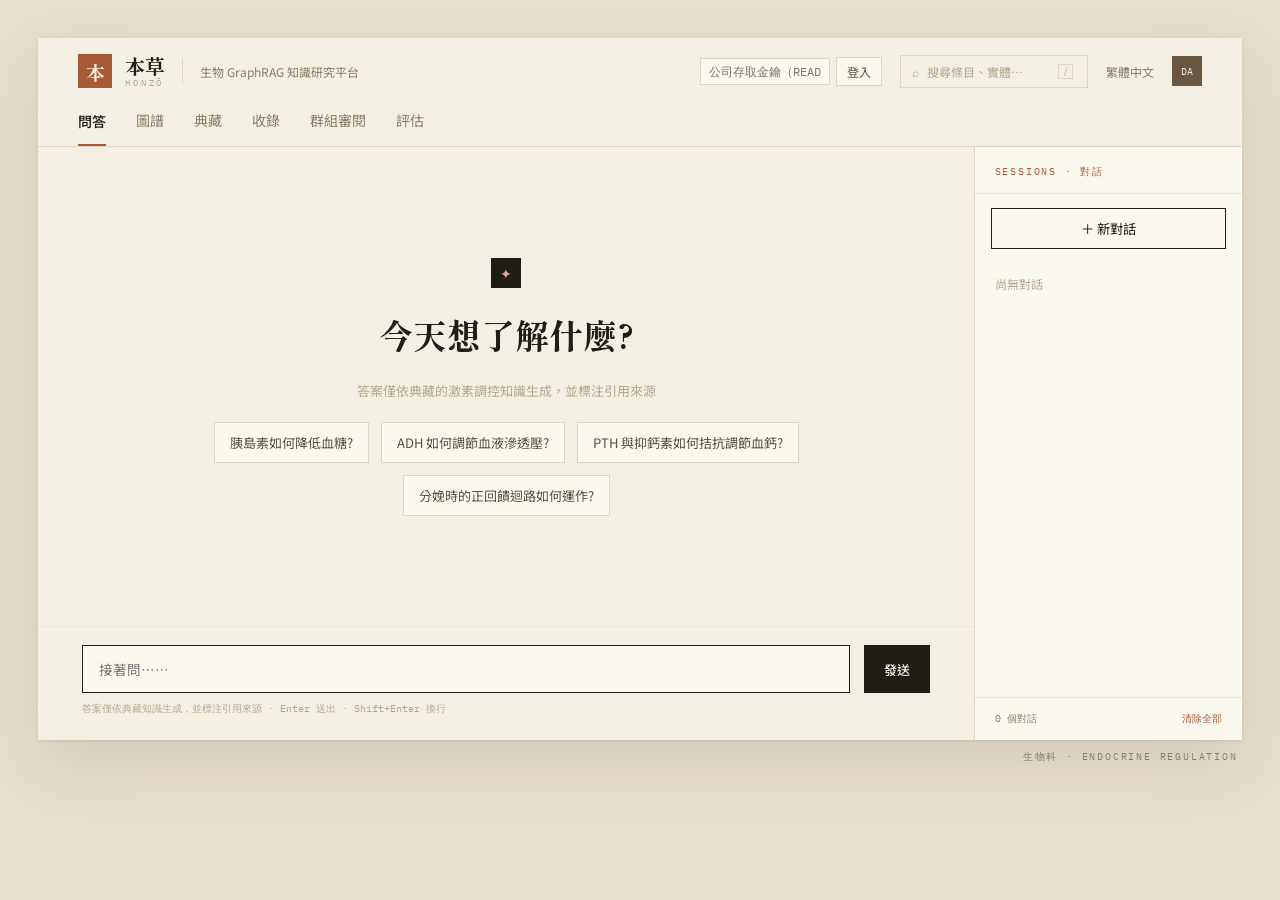
<file: frontend/index.html>
<!DOCTYPE html>
<html lang="zh-Hant">
<head>
  <meta charset="utf-8">
  <meta name="viewport" content="width=device-width, initial-scale=1">
  <title>本草 HONZŌ · Biology GraphRAG</title>
  <link rel="preconnect" href="https://fonts.googleapis.com">
  <link rel="preconnect" href="https://fonts.gstatic.com" crossorigin>
  <link href="https://fonts.googleapis.com/css2?family=Shippori+Mincho+B1:wght@400;500;600;700;800&family=Zen+Kaku+Gothic+New:wght@300;400;500;700&family=Noto+Serif+TC:wght@400;500;600;700&family=Noto+Sans+TC:wght@300;400;500;700&family=IBM+Plex+Mono:wght@400;500;600&display=swap" rel="stylesheet">
  <link rel="stylesheet" href="./styles.css?v=20260810-1">
</head>
<body>
  <div class="page">
    <div class="canvas">
      <!-- header -->
      <header class="hd">
        <div class="hd-brand">
          <div class="logo">本</div>
          <div class="brand-txt">
            <div class="brand-cn">本草</div>
            <div class="brand-en">HONZŌ</div>
          </div>
          <div class="brand-rule"></div>
          <div class="brand-sub">生物 GraphRAG 知識研究平台</div>
        </div>
        <div class="hd-right">
          <div class="search" title="示意用途">
            <span class="ico">⌕</span><span>搜尋條目、實體…</span><span class="kbd">/</span>
          </div>
          <span class="lang">繁體中文</span>
          <div class="avatar">DA</div>
        </div>
      </header>
      <!-- tab nav -->
      <nav class="tabs" id="tabs"></nav>
      <!-- view host -->
      <main class="view" id="view"></main>
    </div>
    <div class="footline" id="footline">生物科 · ENDOCRINE REGULATION</div>
  </div>
  <script src="./app.js?v=20260814-1"></script>
</body>
</html>
</file>
<file: frontend/styles.css>
/* 本草 HONZŌ design tokens (see design_handoff_honzo/README.md) */
:root {
  --bg: #E7DFCE;
  --bg-dot: #D8CFBA;
  --canvas: #F4EFE4;
  --card: #FBF8F0;
  --sumi: #211C16;
  --cha: #6B5640;
  --bengara: #A65A35;
  --matcha: #7E8060;
  --oudo: #B5894A;
  --keisen: #DED5C2;
  --keisen-2: #E2DAC8;
  --keisen-3: #EDE5D5;
  --text-2: #5A5040;
  --text-3: #8A7D67;
  --muted: #B3A88F;
  --muted-2: #C9B79A;
  --ai: #E0A989;
  --serif: 'Shippori Mincho B1', 'Noto Serif TC', serif;
  --sans: 'Zen Kaku Gothic New', 'Noto Sans TC', sans-serif;
  --mono: 'IBM Plex Mono', monospace;
  --shadow: 0 1px 3px rgba(33,28,22,.10), 0 24px 60px rgba(33,28,22,.10);
}

* { box-sizing: border-box; margin: 0; padding: 0; }
html, body { background: var(--bg); }
body {
  font-family: var(--sans);
  color: var(--sumi);
  -webkit-font-smoothing: antialiased;
}
::selection { background: var(--bengara); color: var(--canvas); }
button { font-family: var(--sans); cursor: pointer; }
input, textarea, select { font-family: var(--sans); }

.page {
  min-height: 100vh;
  padding: clamp(12px, 3vw, 44px);
  background:
    var(--bg)
    radial-gradient(var(--bg-dot) 0.6px, transparent 0.6px);
  background-size: 24px 24px;
  display: flex;
  flex-direction: column;
  align-items: center;
  gap: 10px;
}
.canvas {
  width: 100%;
  max-width: 1440px;
  background: var(--canvas);
  box-shadow: var(--shadow);
  display: flex;
  flex-direction: column;
  overflow: hidden;
  min-height: 78vh;
}
.footline {
  width: 100%;
  max-width: 1440px;
  font-family: var(--mono);
  font-size: 10px;
  letter-spacing: 0.18em;
  color: var(--text-3);
  text-align: right;
  padding-right: 4px;
}

/* header */
.hd { display: flex; align-items: center; gap: 24px; padding: 16px 40px; flex-wrap: wrap; }
.hd-brand { display: flex; align-items: center; gap: 13px; }
.logo {
  width: 34px; height: 34px; flex: none;
  background: var(--bengara); color: var(--canvas);
  display: flex; align-items: center; justify-content: center;
  font-family: var(--serif); font-size: 19px; font-weight: 700;
}
.brand-txt { line-height: 1; }
.brand-cn { font-family: var(--serif); font-size: 20px; font-weight: 700; }
.brand-en { font-family: var(--mono); font-size: 8.5px; letter-spacing: 0.32em; color: var(--muted); margin-top: 3px; }
.brand-rule { width: 1px; height: 26px; background: var(--keisen); margin: 0 4px; }
.brand-sub { font-size: 12px; color: var(--text-3); }
.hd-right { margin-left: auto; display: flex; align-items: center; gap: 18px; }
.search {
  display: flex; align-items: center; gap: 8px;
  border: 1px solid var(--keisen); padding: 7px 14px 7px 11px;
  color: var(--muted); font-size: 12px; min-width: 188px;
}
.search .ico { font-size: 12px; }
.search .kbd { margin-left: auto; font-family: var(--mono); font-size: 9px; border: 1px solid var(--keisen); padding: 1px 4px; }
.lang { font-size: 12px; color: var(--text-3); }
.avatar {
  width: 30px; height: 30px; flex: none;
  background: var(--cha); color: var(--canvas);
  display: flex; align-items: center; justify-content: center;
  font-family: var(--mono); font-size: 10px;
}

/* tabs */
.tabs { display: flex; align-items: flex-end; gap: 30px; padding: 0 40px; border-bottom: 1px solid var(--keisen); flex-wrap: wrap; }
.tab {
  font-size: 14px; color: var(--text-3); background: none; border: none;
  padding: 6px 0 14px; border-bottom: 2px solid transparent;
}
.tab:hover { color: var(--text-2); }
.tab.active { color: var(--sumi); font-weight: 500; border-bottom-color: var(--bengara); padding-bottom: 13px; }

/* view host */
.view { flex: 1; min-height: 0; display: flex; flex-direction: column; }

/* generic bits */
.mono { font-family: var(--mono); }
.serif { font-family: var(--serif); }
.eyebrow { font-family: var(--mono); font-size: 10px; letter-spacing: 0.18em; color: var(--bengara); }
.muted { color: var(--muted); }
.page-head { padding: 34px 48px 20px; }
.page-title { font-family: var(--serif); font-size: clamp(26px, 3.4vw, 40px); font-weight: 800; line-height: 1.05; }
.page-sub { font-size: 13px; color: var(--text-2); margin-top: 10px; }
.scroll { overflow: auto; }

.btn {
  font-size: 13px; font-weight: 500; color: var(--canvas);
  background: var(--sumi); border: none; padding: 10px 20px;
}
.btn:hover { background: #100d09; }
.btn-ghost { color: var(--sumi); background: transparent; border: 1px solid var(--sumi); }
.btn-ghost:hover { background: var(--card); }
.btn:disabled { opacity: .5; cursor: default; }

.badge { font-family: var(--mono); font-size: 10.5px; color: var(--muted); border: 1px solid var(--keisen); padding: 4px 10px; }

/* status / type tags */
.tag { font-family: var(--sans); font-size: 11px; padding: 3px 9px; white-space: nowrap; }
.tag-approved { background: var(--matcha); color: #fff; }
.tag-proposed { background: #F0E2D6; color: var(--bengara); }
.tag-neutral { background: var(--keisen-2); color: var(--text-2); }
.schema-badge { font-family: var(--sans); font-size: 10px; padding: 2px 7px; border-radius: 3px; white-space: nowrap; cursor: default; }
.schema-ok   { background: #E6F4EA; color: #2D6A4F; }
.schema-warn { background: #FFF3CD; color: #856404; }

/* type dots */
.tdot { width: 8px; height: 8px; flex: none; display: inline-block; }

/* -------- chat -------- */
.chat { flex: 1; display: flex; min-height: 0; }
.chat-main { flex: 1; display: flex; flex-direction: column; min-width: 0; }
.chat-thread-hd { padding: 18px 44px; border-bottom: 1px solid var(--keisen-3); display: flex; align-items: center; gap: 14px; flex: none; }
.ai-ico { width: 30px; height: 30px; flex: none; background: var(--sumi); color: var(--ai); display: flex; align-items: center; justify-content: center; font-size: 14px; }
.chat-msgs { flex: 1; overflow: auto; padding: 30px 44px; display: flex; flex-direction: column; gap: 24px; }
.bubble-user { align-self: flex-end; max-width: 64%; background: var(--cha); color: var(--canvas); padding: 13px 18px; font-size: 14px; line-height: 1.65; }
.bubble-ai-row { display: flex; gap: 14px; max-width: 86%; }
.bubble-ai { background: var(--card); border: 1px solid var(--keisen-2); padding: 16px 18px; flex: 1; }
.bubble-ai p { font-size: 14px; line-height: 1.9; white-space: pre-wrap; }
.cite-head { font-family: var(--mono); font-size: 9.5px; letter-spacing: 0.16em; color: var(--bengara); margin: 14px 0 9px; padding-top: 13px; border-top: 1px solid var(--keisen-2); }
.chips { display: flex; gap: 9px; flex-wrap: wrap; }
.chip { display: flex; align-items: center; gap: 8px; border: 1px solid var(--keisen); padding: 6px 11px; background: var(--canvas); font-size: 13px; }
.chip .n { font-family: var(--mono); font-size: 10px; color: var(--bengara); }
.chip .lbl { font-family: var(--serif); font-weight: 600; }
.chip .sc { font-family: var(--mono); font-size: 10px; color: var(--matcha); }
.chip.rel { font-family: var(--mono); font-size: 11px; }
.chip.rel .arw { color: var(--bengara); }
.composer { padding: 18px 44px 24px; border-top: 1px solid var(--keisen-3); flex: none; }
.composer-row { display: flex; gap: 14px; align-items: stretch; }
.composer textarea { flex: 1; border: 1.5px solid var(--sumi); background: var(--card); padding: 13px 16px; font-size: 13.5px; resize: none; height: 48px; line-height: 1.5; }
.composer-hint { font-family: var(--mono); font-size: 10px; color: var(--muted); margin-top: 9px; }

/* empty state */
.empty { flex: 1; display: flex; flex-direction: column; align-items: center; justify-content: center; text-align: center; padding: 40px; gap: 22px; }
.empty h2 { font-family: var(--serif); font-size: clamp(24px, 3.2vw, 34px); font-weight: 800; }
.suggest { display: flex; gap: 12px; flex-wrap: wrap; justify-content: center; max-width: 720px; }
.suggest button { font-size: 13px; color: var(--text-2); background: var(--card); border: 1px solid var(--keisen); padding: 10px 15px; }
.suggest button:hover { border-color: var(--sumi); color: var(--sumi); }

/* sessions panel */
.sessions { width: 268px; flex: none; border-left: 1px solid var(--keisen); background: var(--card); display: flex; flex-direction: column; }
.sessions-hd { padding: 18px 20px 14px; display: flex; align-items: center; gap: 10px; border-bottom: 1px solid var(--keisen-3); }
.sessions-hd .eyebrow { flex: 1; }
.sess-list { flex: 1; overflow: auto; padding: 10px 12px; }
.sess { padding: 12px; cursor: pointer; border: 1px solid transparent; }
.sess:hover { background: #F1EBDD; }
.sess.active { background: var(--sumi); color: var(--canvas); }
.sess .t { font-size: 13.5px; }
.sess .m { font-family: var(--mono); font-size: 9.5px; color: var(--muted); margin-top: 5px; }
.sess.active .m { color: #9C9276; }
.sessions-ft { padding: 14px 20px; border-top: 1px solid var(--keisen-3); font-family: var(--mono); font-size: 10px; color: var(--text-3); display: flex; justify-content: space-between; }
.sessions-ft .clear { color: var(--bengara); cursor: pointer; }

/* -------- library -------- */
.lib-groups { padding: 0 48px 40px; }
.lib-group { margin-top: 30px; }
.lib-group-hd { display: flex; align-items: baseline; gap: 14px; padding-bottom: 10px; border-bottom: 1.5px solid var(--sumi); }
.lib-group-hd .name { font-family: var(--serif); font-size: 21px; font-weight: 700; }
.lib-group-hd .en { font-family: var(--mono); font-size: 10px; letter-spacing: 0.14em; color: var(--text-3); }
.lib-group-hd .cnt { margin-left: auto; font-family: var(--mono); font-size: 11px; color: var(--text-3); }
.lib-row { display: grid; grid-template-columns: 46px 1fr 150px 120px; align-items: center; padding: 11px 8px; border-bottom: 1px solid var(--keisen-3); cursor: pointer; }
.lib-row:hover { background: var(--card); }
.lib-row .idx { font-family: var(--mono); font-size: 11px; color: var(--bengara); }
.lib-row .name { font-family: var(--serif); font-size: 16px; font-weight: 600; }
.lib-row .type { display: flex; align-items: center; gap: 7px; font-size: 12px; color: var(--text-2); }
.lib-row .id { font-family: var(--mono); font-size: 10px; color: var(--muted); text-align: right; overflow: hidden; text-overflow: ellipsis; }

/* stat tiles */
.tiles { display: grid; grid-template-columns: repeat(auto-fit, minmax(160px, 1fr)); gap: 1px; background: var(--keisen); border: 1px solid var(--keisen); margin: 0 48px; }
.tile { background: var(--canvas); padding: 18px 20px; }
.tile .k { font-family: var(--mono); font-size: 10px; letter-spacing: 0.14em; color: var(--text-3); }
.tile .v { font-family: var(--mono); font-size: 30px; margin-top: 8px; }
.tile .v small { font-size: 13px; color: var(--muted); }
.tile .th { font-size: 11px; color: var(--text-3); margin-top: 4px; }
.tile.pass .v { color: var(--matcha); }
.tile.fail .v { color: var(--bengara); }

/* -------- eval table -------- */
.etable { width: 100%; border-collapse: collapse; margin-top: 8px; }
.etable th, .etable td { text-align: left; font-size: 12px; padding: 9px 10px; border-bottom: 1px solid var(--keisen-3); }
.etable th { font-family: var(--mono); font-size: 10px; letter-spacing: 0.12em; color: var(--text-3); }
.etable td.n { font-family: var(--mono); }
.bar { height: 6px; background: var(--keisen-2); position: relative; }
.bar > span { position: absolute; left: 0; top: 0; bottom: 0; background: var(--bengara); }

/* -------- graph -------- */
.graph-wrap { flex: 1; display: flex; min-height: 0; }
.graph-canvas { flex: 1; min-width: 0; position: relative; overflow: hidden; }
.graph-canvas svg { width: 100%; height: 100%; display: block; }
.gnode-label { font-family: var(--sans); font-size: 11px; fill: var(--sumi); }
.gedge-label { font-family: var(--mono); font-size: 8px; fill: var(--text-3); }
.graph-side { width: 300px; flex: none; border-left: 1px solid var(--keisen); background: var(--card); padding: 20px; overflow: auto; }
.controls { display: flex; gap: 10px; flex-wrap: wrap; align-items: center; padding: 16px 48px; border-bottom: 1px solid var(--keisen-3); }
.controls select, .controls input { border: 1px solid var(--keisen); background: var(--canvas); padding: 8px 10px; font-size: 13px; }
.legend { display: flex; gap: 14px; flex-wrap: wrap; margin-top: 14px; }
.legend .li { display: flex; align-items: center; gap: 6px; font-size: 11px; color: var(--text-2); }

/* -------- curation -------- */
.cur-wrap { flex: 1; display: grid; grid-template-columns: 1fr 1fr; min-height: 0; }
.cur-col { padding: 26px 32px; overflow: auto; }
.cur-col + .cur-col { border-left: 1px solid var(--keisen); background: var(--card); }
.field { margin-bottom: 16px; }
.field label { display: block; font-size: 12px; color: var(--text-2); margin-bottom: 6px; }
.field label .code { font-family: var(--mono); font-size: 10px; color: var(--muted); margin-left: 6px; }
.field input, .field textarea, .field select { width: 100%; border: 1px solid var(--keisen); background: var(--canvas); padding: 9px 11px; font-size: 13px; }
.field textarea { resize: vertical; min-height: 60px; }
.seg { display: inline-flex; border: 1px solid var(--keisen); }
.seg button { padding: 8px 16px; font-size: 13px; background: var(--canvas); border: none; color: var(--text-2); cursor: pointer; }
.seg button.on { background: var(--sumi); color: var(--canvas); }
/* Ingestion toggle + hand-made statement builder */
.ing-toggle { margin: 0 48px 20px; }
.sb-wrap { padding: 4px 48px 40px; max-width: 1040px; }
.sb-head { display: flex; align-items: center; justify-content: space-between; margin: 18px 0 10px; }
.sb-add { padding: 4px 12px; font-size: 12px; cursor: pointer; }
.sb-list { display: flex; flex-direction: column; gap: 8px; }
.sb-row { display: grid; grid-template-columns: minmax(110px, 0.9fr) minmax(120px, 1.3fr) minmax(120px, 1.3fr) minmax(120px, 1.3fr) auto; gap: 8px; align-items: center; }
.sb-row select, .sb-row input { padding: 7px 9px; font-size: 13px; border: 1px solid var(--keisen); background: var(--canvas); color: var(--text); min-width: 0; }
.sb-reason { width: 100%; padding: 8px 10px; font-size: 13px; border: 1px solid var(--keisen); background: var(--canvas); color: var(--text); }
.sb-x { border: 1px solid var(--keisen); background: var(--canvas); color: var(--text-2); width: 30px; height: 30px; cursor: pointer; }
.sb-x:hover { color: var(--vermilion, #b3402a); }
.sb-empty { font-size: 12px; color: var(--text-2); padding: 4px 0; }
.sb-gap { display: flex; align-items: flex-start; gap: 8px; font-size: 13px; color: var(--text-2); margin: 18px 0; cursor: pointer; }

/* Responsive (scoped to the P3 builder only — app-wide RWD is a deferred phase): the builder
   rows stack instead of overflowing on narrow screens. */
@media (max-width: 760px) {
  .sb-row { grid-template-columns: 1fr 1fr; }
  .sb-row select { grid-column: 1 / -1; }
  .sb-x { grid-column: 2; justify-self: end; }
}
@media (max-width: 560px) {
  .sb-row { grid-template-columns: 1fr; }
  .sb-x { grid-column: 1; }
}
.qitem { border: 1px solid var(--keisen); background: var(--canvas); padding: 14px; margin-bottom: 12px; }
.qitem .h { display: flex; align-items: center; gap: 8px; }
.qitem .pay { font-family: var(--mono); font-size: 11px; color: var(--text-2); margin: 8px 0; white-space: pre-wrap; word-break: break-word; }
.qitem .acts { display: flex; gap: 8px; margin-top: 8px; }
.qitem .acts button { padding: 6px 14px; font-size: 12px; }

/* expert-readable curation cards — biology first, schema tucked away */
.qitem-warn { border-left: 3px solid #d9a441; }
.q-head { display: flex; align-items: baseline; gap: 8px; flex-wrap: wrap; }
.q-kind { font-size: 11px; color: #fff; background: var(--k, #8A7D67); padding: 2px 8px; border-radius: 2px; white-space: nowrap; }
.q-name { font-family: var(--serif); font-size: 16px; font-weight: 600; color: var(--sumi); }
.q-edge .q-name { font-size: 15px; }
.q-rel { font-size: 12px; color: var(--bengara); background: var(--card); border: 1px solid var(--keisen); padding: 2px 9px; border-radius: 10px; white-space: nowrap; }
.q-desc { font-size: 13px; line-height: 1.7; color: var(--text-2); margin-top: 8px; }
.q-reason { font-size: 12px; color: var(--muted); margin-top: 8px; }
.q-tech { margin-top: 10px; }
.q-tech > summary { font-size: 11px; color: var(--muted); cursor: pointer; list-style: none; user-select: none; }
.q-tech > summary::-webkit-details-marker { display: none; }
.q-tech > summary::before { content: '▸ '; }
.q-tech[open] > summary::before { content: '▾ '; }
.q-warn { color: #9a6a12; margin-left: 8px; }
.q-tech-body { font-family: var(--mono); font-size: 11px; color: var(--text-2); background: var(--card); border: 1px solid var(--keisen); padding: 8px 10px; margin-top: 6px; display: flex; flex-direction: column; gap: 3px; word-break: break-word; }
.q-tech-body .ok { color: #2D6A4F; }
.q-tech-body .warn { color: #856404; }

/* friendly propose-form hint (replaces the old mono CODE tag) */
.field-hint { font-size: 11px; color: var(--muted); margin-left: 8px; font-weight: 400; }

/* -------- expert review / 審閱 -------- */
.ex-wrap { flex: 1; display: grid; grid-template-columns: 264px 1fr; min-height: 0; }
.ex-list { border-right: 1px solid var(--keisen); overflow: auto; background: var(--card); }
.ex-case { display: flex; gap: 10px; padding: 14px 18px; border-bottom: 1px solid var(--keisen-3); cursor: pointer; }
.ex-case:hover { background: var(--canvas); }
.ex-case.on { background: var(--canvas); box-shadow: inset 3px 0 0 var(--bengara); }
.ex-case-idx { font-family: var(--mono); font-size: 11px; color: var(--muted); padding-top: 2px; }
.ex-case-src { font-size: 13px; line-height: 1.55; color: var(--text); }
.ex-case-meta { margin-top: 6px; }
.ex-badge { font-size: 11px; padding: 2px 8px; border-radius: 3px; white-space: nowrap; }
.ex-badge.ok { background: #E6F4EA; color: #2D6A4F; }
.ex-badge.gap { background: #FFF3CD; color: #856404; }
.ex-badge.warn { background: #F8D7DA; color: #842029; }

.ex-panel { display: flex; flex-direction: column; min-width: 0; min-height: 0; }
.ex-tabs { display: flex; gap: 4px; padding: 16px 32px 0; border-bottom: 1px solid var(--keisen); flex: none; }
.ex-tab { padding: 9px 16px; font-size: 13px; background: transparent; border: none; border-bottom: 2px solid transparent; color: var(--text-2); cursor: pointer; }
.ex-tab.on { color: var(--sumi); border-bottom-color: var(--bengara); font-weight: 500; }
.ex-body { padding: 22px 32px; overflow: auto; }

.ex-sub { font-size: 12px; color: var(--muted); margin-top: 8px; }
.ex-h { font-family: var(--mono); font-size: 10px; letter-spacing: .16em; color: var(--bengara); margin: 18px 0 8px; text-transform: uppercase; }
.ex-row { display: flex; align-items: center; gap: 8px; padding: 6px 0; font-size: 13px; border-bottom: 1px dotted var(--keisen-3); }
.ex-row-label { font-weight: 500; }
.ex-id { font-size: 11px; color: var(--muted); }

.ex-gate-head { display: flex; align-items: center; gap: 8px; font-size: 13px; margin-bottom: 12px; }
.ex-check { display: flex; gap: 10px; padding: 8px 0; border-bottom: 1px dotted var(--keisen-3); }
.ex-dot { width: 18px; height: 18px; flex: none; display: flex; align-items: center; justify-content: center; font-size: 11px; border-radius: 50%; color: #fff; }
.ex-dot.ok { background: #2D6A4F; }
.ex-dot.bad { background: #B23A48; }
.ex-check-name { font-size: 13px; font-weight: 500; }
.ex-check-detail { font-size: 12px; color: var(--text-2); margin-top: 2px; line-height: 1.5; }

.ex-understand { background: var(--card); border: 1px solid var(--keisen); padding: 14px 16px; }
.ex-understand .ex-h { margin-top: 0; }
.ex-understand-txt { font-family: var(--serif); font-size: 16px; line-height: 1.8; color: var(--sumi); }
.ex-svg { width: 100%; height: auto; border: 1px solid var(--keisen); background: var(--canvas); }

.ex-review { margin-top: 18px; border-top: 1px solid var(--keisen); padding-top: 14px; }
.ex-notes { width: 100%; border: 1px solid var(--keisen); background: var(--canvas); padding: 9px 11px; font-size: 13px; min-height: 60px; resize: vertical; }

/* third dispose outcome: record-as-gap (only rendered for needs_schema_extension) */
.ex-gap-hint { font-size: 12px; color: var(--text-2); margin-top: 14px; line-height: 1.7; }
.ex-gap-row { display: flex; gap: 10px; margin-top: 8px; align-items: center; flex-wrap: wrap; }
.ex-gap-select {
  flex: 1 1 260px; min-width: 0; border: 1px solid var(--keisen);
  background: var(--canvas); padding: 7px 9px; font-size: 13px;
}

/* toast / notice */
.notice { padding: 10px 14px; font-size: 12px; margin: 12px 32px 0; border: 1px solid var(--keisen); background: var(--card); }
.notice.ok { border-color: var(--matcha); color: var(--matcha); }
.notice.err { border-color: var(--bengara); color: var(--bengara); }

.loading { padding: 40px 48px; font-family: var(--mono); font-size: 12px; color: var(--text-3); }

/* per-company login control (header) */
.loginbox { display: flex; align-items: center; gap: 6px; }
.login-input {
  width: 130px; padding: 5px 8px; font-family: var(--mono); font-size: 12px;
  border: 1px solid var(--keisen); background: var(--card); color: var(--text-1);
}
.login-btn {
  padding: 5px 10px; font-size: 12px; cursor: pointer;
  border: 1px solid var(--keisen); background: var(--card); color: var(--text-2);
}
.login-btn:hover { color: var(--text-1); border-color: var(--text-3); }
.login-tag { font-family: var(--mono); font-size: 12px; color: var(--matcha); }

/* ============ INGEST / 解析 ============ */
.ing-wrap { padding: 4px 48px 40px; }

/* numbered stepper (mirrors 06-Extraction) */
.ing-steps { display: flex; flex-direction: column; }
.ing-step { display: flex; gap: 22px; }
.ing-rail { display: flex; flex-direction: column; align-items: center; flex: none; }
.ing-num {
  width: 32px; height: 32px; border-radius: 50%; flex: none;
  display: flex; align-items: center; justify-content: center;
  font-family: var(--mono); font-size: 13px; color: var(--canvas); background: var(--sumi);
}
.ing-step.accent .ing-num { background: var(--bengara); }
.ing-line { width: 1px; flex: 1; background: var(--keisen); margin: 6px 0; }
.ing-body { flex: 1; padding-bottom: 22px; min-width: 0; }
.ing-h { display: flex; align-items: baseline; gap: 10px; }
.ing-h .t { font-family: var(--serif); font-size: 17px; font-weight: 600; }
.ing-h .c { font-family: var(--mono); font-size: 9px; letter-spacing: .12em; color: var(--muted); }
.ing-hint { font-size: 12px; color: var(--text-3); margin-top: 6px; line-height: 1.6; }

/* chip / pill selectors */
.pill-row { display: flex; gap: 9px; margin-top: 12px; flex-wrap: wrap; align-items: center; }
.pill {
  font-size: 13px; color: var(--text-2); background: transparent;
  border: 1px solid var(--keisen); padding: 8px 15px;
}
.pill:hover { border-color: var(--text-3); }
.pill.on { color: var(--canvas); background: var(--sumi); border-color: var(--sumi); }
.pill.on.cha { background: var(--cha); border-color: var(--cha); }

/* small inline number inputs for chunk params */
.ing-params { display: flex; gap: 18px; margin-top: 12px; flex-wrap: wrap; }
.ing-param { display: flex; flex-direction: column; gap: 5px; }
.ing-param label { font-family: var(--mono); font-size: 9px; letter-spacing: .12em; color: var(--muted); }
.ing-param input {
  width: 120px; padding: 8px 10px; font-family: var(--mono); font-size: 13px;
  border: 1px solid var(--keisen); background: var(--card); color: var(--sumi);
}
.ing-select {
  margin-top: 12px; padding: 10px 14px; font-size: 13px; max-width: 460px; width: 100%;
  border: 1px solid var(--keisen); background: var(--card); color: var(--sumi);
}

/* action bar (mirrors 06-Extraction bottom bar) */
.ing-actionbar {
  margin-top: 8px; border-top: 1px solid var(--keisen); background: var(--card);
  padding: 16px 4px; display: flex; align-items: center; gap: 16px; flex-wrap: wrap;
}
.ing-note { font-family: var(--mono); font-size: 11px; color: var(--text-3); max-width: 460px; line-height: 1.6; }
.ing-actions { margin-left: auto; display: flex; gap: 12px; align-items: center; }
.owner-input {
  width: 150px; padding: 10px 12px; font-family: var(--mono); font-size: 12px;
  border: 1px solid var(--keisen); background: var(--canvas); color: var(--sumi);
}
.lockbtn {
  display: flex; align-items: center; gap: 8px;
  font-size: 13px; color: var(--canvas); background: var(--sumi); border: none; padding: 11px 22px;
}
.lockbtn .lk { color: var(--ai); }
.lockbtn:disabled { background: var(--muted-2); color: var(--canvas); cursor: not-allowed; }

/* results */
.ing-results { margin-top: 8px; }
.chunk-card { border: 1px solid var(--keisen); background: var(--card); padding: 0; margin-top: 12px; }
.chunk-head {
  display: flex; align-items: center; gap: 10px; padding: 10px 14px; border-bottom: 1px solid var(--keisen-2);
}
.chunk-head .cid { font-family: var(--mono); font-size: 11px; color: var(--bengara); }
.chunk-head .meta { margin-left: auto; font-family: var(--mono); font-size: 10px; color: var(--text-3); }
.chunk-text { padding: 12px 14px; font-size: 13px; line-height: 1.8; white-space: pre-wrap; }
.prompt-block {
  margin: 0 14px 14px; border: 1px solid var(--keisen-2); background: var(--canvas);
  padding: 12px 14px; font-family: var(--mono); font-size: 11px; line-height: 1.7;
  color: var(--text-2); white-space: pre-wrap; max-height: 230px; overflow: auto;
}
.prompt-toggle {
  font-family: var(--mono); font-size: 10px; letter-spacing: .1em; color: var(--text-3);
  background: transparent; border: none; padding: 0 14px 12px; cursor: pointer;
}
.prompt-toggle:hover { color: var(--bengara); }
.pid-chips { display: flex; flex-wrap: wrap; gap: 6px; padding: 0 14px 12px; }
.pid { font-family: var(--mono); font-size: 10.5px; color: var(--text-2); border: 1px solid var(--keisen); padding: 2px 8px; }
.pid.edge { color: var(--matcha); border-color: var(--matcha); }
.chunk-fail { font-family: var(--mono); font-size: 10.5px; color: var(--bengara); padding: 0 14px 12px; }
</file>
